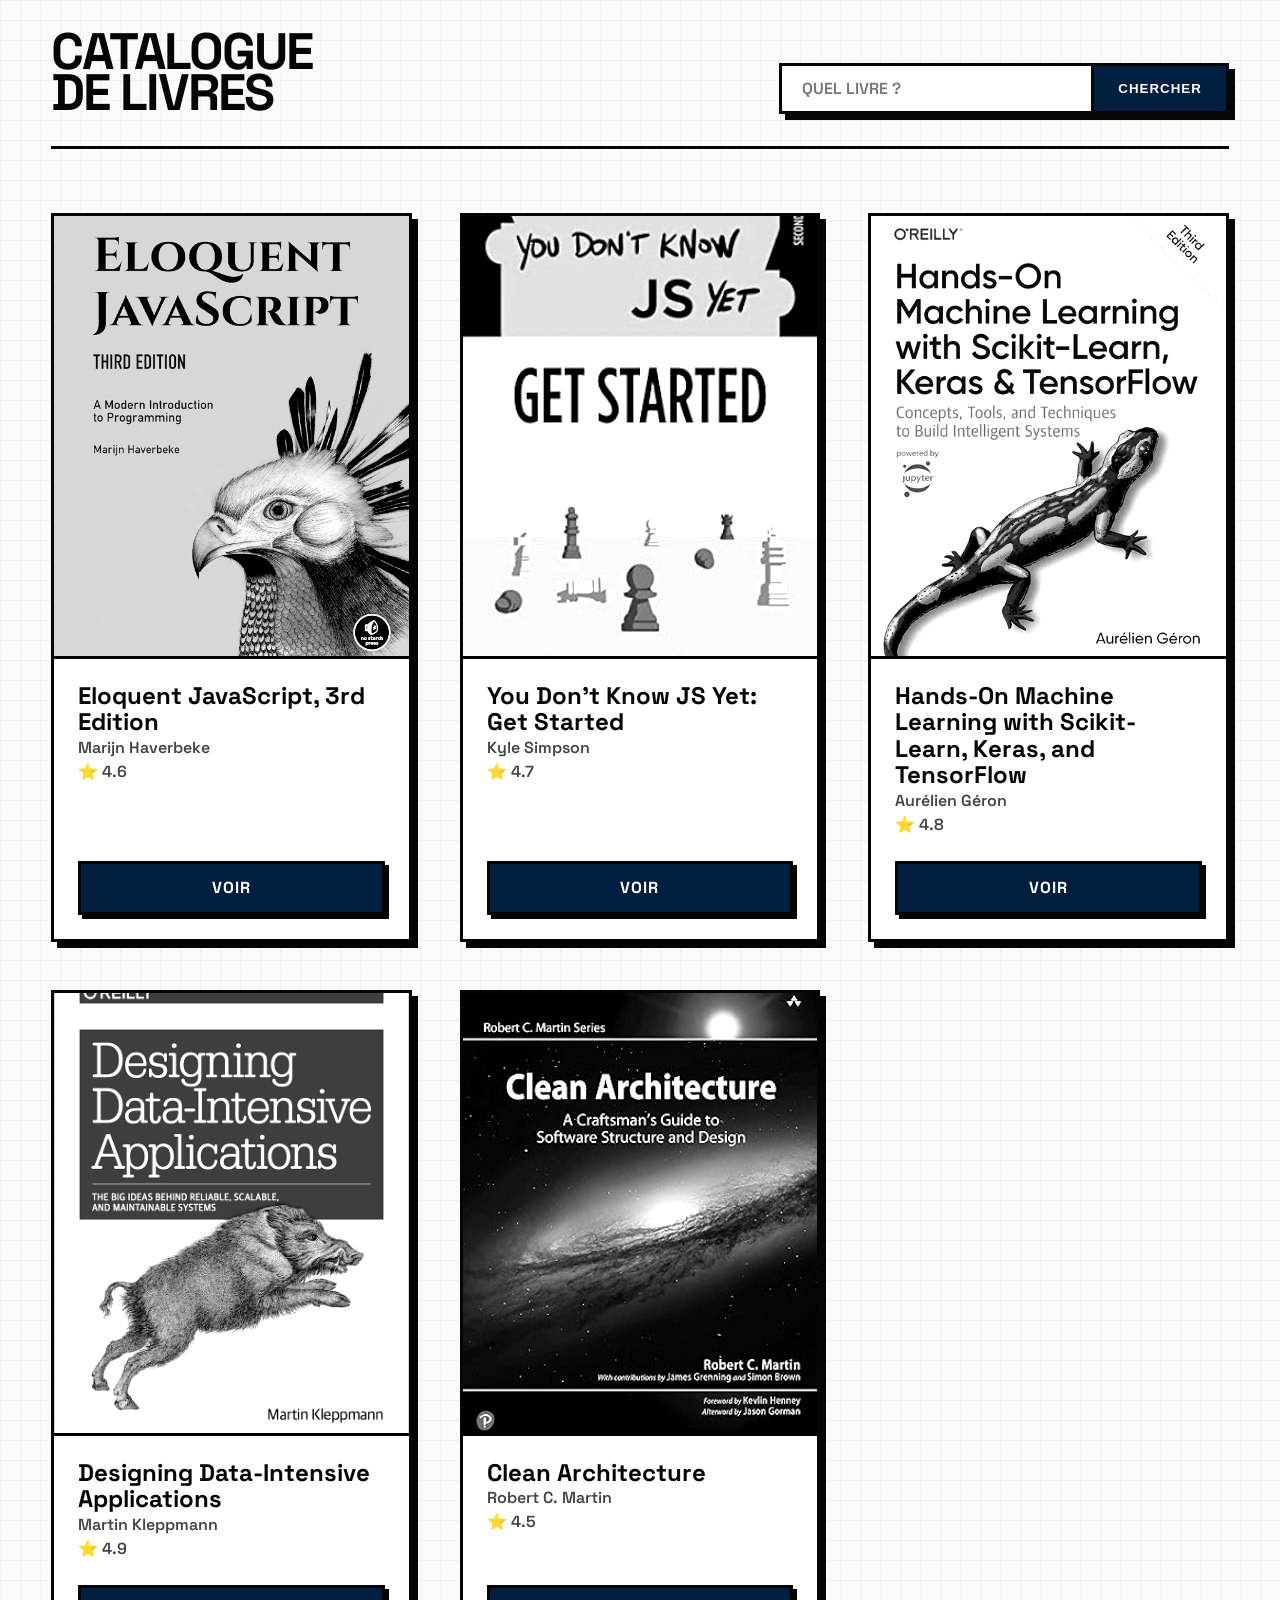
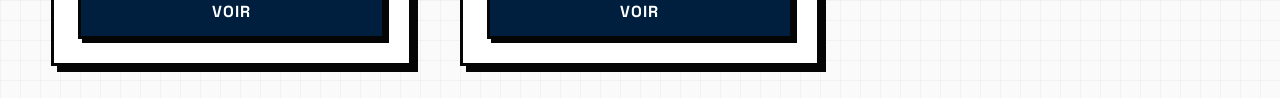
<file: index.html>
<!DOCTYPE html>
<html lang="fr">
<head>
    <meta charset="UTF-8">
    <meta name="viewport" content="width=device-width, initial-scale=1.0">
    <title>Livres - Brutaliste</title>
    <link href="css/styles.css" rel="stylesheet">
    <link href="https://fonts.googleapis.com/css2?family=Space+Grotesk:wght@400;700&display=swap" rel="stylesheet">
</head>
<body>
    <header class="navbar">
        <h1 class="logo">CATALOGUE <br> DE LIVRES</h1>
        <div class="search-box">
            <input type="search" placeholder="QUEL LIVRE ?" id="search" />
            <button class="btn" id="search-btn">CHERCHER</button>
        </div>
    </header>
    <main>
        <div id="book-list" class="grid"></div>
    </main>
    <script src="js/app.js"></script>
</body>
</html>
</file>
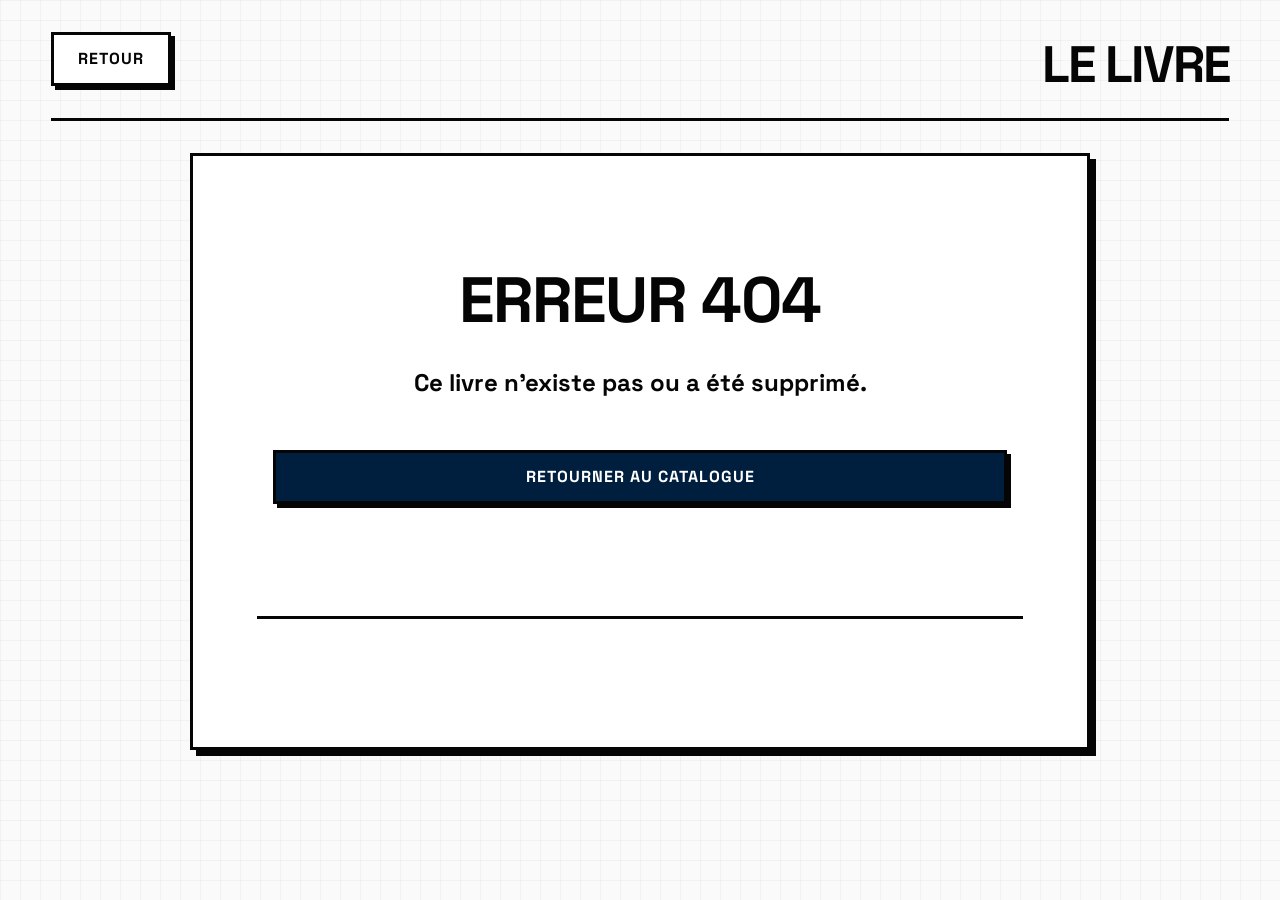
<file: book.html>
<!DOCTYPE html>
<html lang="fr">
<head>
    <meta charset="UTF-8">
    <meta name="viewport" content="width=device-width, initial-scale=1.0">
    <title>Détails du Livre</title>
    <link href="css/styles.css" rel="stylesheet">
    <link href="https://fonts.googleapis.com/css2?family=Space+Grotesk:wght@400;700&display=swap" rel="stylesheet">
</head>
<body class="book-page">
    <header class="navbar">
        <a href="index.html" class="btn">RETOUR</a>
        <h1 class="logo">LE LIVRE</h1>
    </header>
    <main class="book-container">
        <div id="book-details" class="book-card"></div>
        
        <section class="reviews-section">
            <h2>AVIS DES LECTEURS</h2>
            <div id="reviews-list"></div>
            
            <form id="add-review-form" class="review-form mt-4">
                <h3>AJOUTER UN AVIS</h3>
                <input type="text" id="reviewer-name" placeholder="VOTRE NOM" required>
                <input type="number" id="review-rating" min="1" max="5" placeholder="NOTE / 5" required>
                <textarea id="review-comment" placeholder="VOTRE COMMENTAIRE" required></textarea>
                <button type="submit" class="btn btn-submit">ENVOYER</button>
            </form>
        </section>
    </main>
    <script src="js/book.js"></script>
</body>
</html>
</file>
<file: css/styles.css>
:root {
    --bg-color: #fafafa;
    --text-main: #050505;
    --box-bg: #fff;
    --accent: #001f3f;
    --border: 3px solid #050505;
    --shadow-color: #050505;
    --shadow: 6px 6px 0px var(--shadow-color);
    --shadow-hover: 12px 12px 0px var(--shadow-color);
}

* {
    box-sizing: border-box;
    margin: 0;
    padding: 0;
}

body {
    font-family: 'Space Grotesk', system-ui, sans-serif;
    background-color: var(--bg-color);
    color: var(--text-main);
    background-image:
        linear-gradient(rgba(0, 0, 0, 0.03) 1px, transparent 1px),
        linear-gradient(90deg, rgba(0, 0, 0, 0.03) 1px, transparent 1px);
    background-size: 20px 20px;
    padding: 2rem 4vw;
    line-height: 1.5;
}

.navbar {
    display: flex;
    justify-content: space-between;
    align-items: flex-end;
    margin-bottom: 4rem;
    border-bottom: var(--border);
    padding-bottom: 2rem;
    gap: 1.5rem;
}

@media(max-width: 600px) {
    .navbar {
        flex-direction: column;
        align-items: center;
        text-align: center;
    }
}

.logo {
    font-size: clamp(2rem, 4vw, 4rem);
    text-transform: uppercase;
    font-weight: 900;
    line-height: 0.8;
    letter-spacing: -2px;
}

.search-box {
    display: flex;
    gap: 0;
    border: var(--border);
    box-shadow: var(--shadow);
    background: #fff;
    width: 100%;
    max-width: 450px;
}

@media(max-width: 400px) {
    .search-box {
        flex-direction: column;
    }
    .search-box .btn {
        border-left: none;
        border-top: var(--border);
    }
}

input {
    border: none;
    padding: 12px 20px;
    font-size: 1rem;
    font-family: inherit;
    font-weight: 600;
    background: transparent;
    outline: none;
    flex-grow: 1;
    min-width: 0;
}

input:focus {
    background: rgba(0, 31, 63, 0.05);
}

.btn {
    background: var(--accent);
    color: #fff;
    border: var(--border);
    padding: 12px 24px;
    font-weight: 700;
    cursor: pointer;
    text-transform: uppercase;
    box-shadow: 4px 4px 0px var(--shadow-color);
    transition: transform 0.15s cubic-bezier(0.175, 0.885, 0.32, 1.275), box-shadow 0.15s;
    text-decoration: none;
    display: inline-flex;
    justify-content: center;
    align-items: center;
    letter-spacing: 1px;
}

.search-box .btn {
    border: none;
    border-left: var(--border);
    box-shadow: none;
}

.btn:hover {
    transform: translate(-2px, -2px);
    box-shadow: 6px 6px 0px var(--shadow-color);
}

.search-box .btn:hover {
    transform: none;
    background: #001122;
    box-shadow: none;
}

.btn:active {
    transform: translate(4px, 4px);
    box-shadow: 0px 0px 0px var(--shadow-color);
}

.search-box .btn:active {
    transform: none;
    background: #000;
}

.grid {
    display: grid;
    grid-template-columns: repeat(auto-fill, minmax(320px, 1fr));
    gap: 3rem;
}

.card {
    background: var(--box-bg);
    border: var(--border);
    box-shadow: var(--shadow);
    display: flex;
    flex-direction: column;
    transition: transform 0.2s, box-shadow 0.2s;
    position: relative;
    overflow: hidden;
}

.card:hover {
    transform: translate(-4px, -4px);
    box-shadow: var(--shadow-hover);
}

.card img {
    width: 100%;
    aspect-ratio: 4/5;
    object-fit: cover;
    border-bottom: var(--border);
    filter: grayscale(100%) contrast(120%);
    transition: filter 0.3s;
}

.card:hover img {
    filter: grayscale(0%);
}

.card-content {
    padding: 1.5rem;
    flex-grow: 1;
    display: flex;
    flex-direction: column;
    justify-content: space-between;
    gap: 1.5rem;
}

.card h3 {
    font-size: 1.5rem;
    font-weight: 800;
    line-height: 1.1;
}

.card p {
    font-weight: 600;
    color: #444;
}

.card .btn {
    width: 100%;
}

/* Book Page */
.book-page {
    padding: 2rem 4vw;
}

.book-page .navbar {
    margin-bottom: 2rem;
}

.book-page .navbar .btn {
    box-shadow: 4px 4px 0 var(--shadow-color);
    background: #fff;
    color: var(--text-main);
}

.book-page .navbar .btn:hover {
    background: var(--accent);
    color: #fff;
    box-shadow: 6px 6px 0 var(--shadow-color);
    transform: translate(-2px, -2px);
}

.book-container {
    max-width: 900px;
    margin: 0 auto;
    background: var(--box-bg);
    border: var(--border);
    box-shadow: var(--shadow);
    padding: 4rem;
    position: relative;
}

@media(max-width: 600px) {
    .book-container {
        padding: 2rem;
    }
}

.book-card {
    display: flex;
    gap: 3rem;
    margin-bottom: 4rem;
    border-bottom: var(--border);
    padding-bottom: 4rem;
    align-items: flex-start;
}

@media(max-width: 768px) {
    .book-card {
        flex-direction: column;
        align-items: center;
        text-align: center;
    }
    .book-card img {
        width: 100%;
        max-width: 350px;
    }
}

.book-card img {
    width: 300px;
    border: var(--border);
    box-shadow: 8px 8px 0 var(--shadow-color);
    object-fit: cover;
    flex-shrink: 0;
}

.book-card div {
    display: flex;
    flex-direction: column;
    gap: 1rem;
}

.book-card h2 {
    font-size: clamp(2rem, 5vw, 3.5rem);
    font-weight: 900;
    line-height: 1;
    text-transform: uppercase;
    letter-spacing: -1px;
}

.book-card h3 {
    font-size: 1.5rem;
    font-weight: 500;
    font-style: italic;
    color: #555;
}

.book-card p {
    font-size: 1.1rem;
    line-height: 1.6;
}

.reviews-section h2 {
    border-bottom: var(--border);
    display: inline-block;
    margin-bottom: 2rem;
    padding-bottom: 0.5rem;
    font-size: 2rem;
    font-weight: 900;
    text-transform: uppercase;
}

.review-item {
    border: var(--border);
    padding: 1.5rem;
    margin-bottom: 1.5rem;
    background: #fff;
    box-shadow: 4px 4px 0 var(--shadow-color);
    position: relative;
}

.review-item strong {
    font-size: 1.2rem;
    font-weight: 800;
    text-transform: uppercase;
}

.review-form {
    display: flex;
    flex-direction: column;
    gap: 1.5rem;
    border: var(--border);
    padding: 2.5rem;
    background: #f4f6f8;
    box-shadow: var(--shadow);
    margin-top: 3rem;
}

.review-form h3 {
    font-size: 1.5rem;
    font-weight: 800;
    text-transform: uppercase;
}

.review-form input,
.review-form textarea {
    width: 100%;
    border: var(--border);
    padding: 15px;
    font-family: inherit;
    font-size: 1rem;
    box-shadow: 2px 2px 0 var(--shadow-color);
    transition: all 0.2s;
    outline: none;
    background: #fff;
}

.review-form input:focus,
.review-form textarea:focus {
    box-shadow: 6px 6px 0 var(--accent);
    border-color: var(--accent);
    transform: translate(-2px, -2px);
}

.review-form textarea {
    resize: vertical;
    min-height: 120px;
}

.btn-submit {
    background: var(--accent);
    color: #fff;
    align-self: flex-start;
    padding: 15px 30px;
    font-size: 1.1rem;
}
</file>
